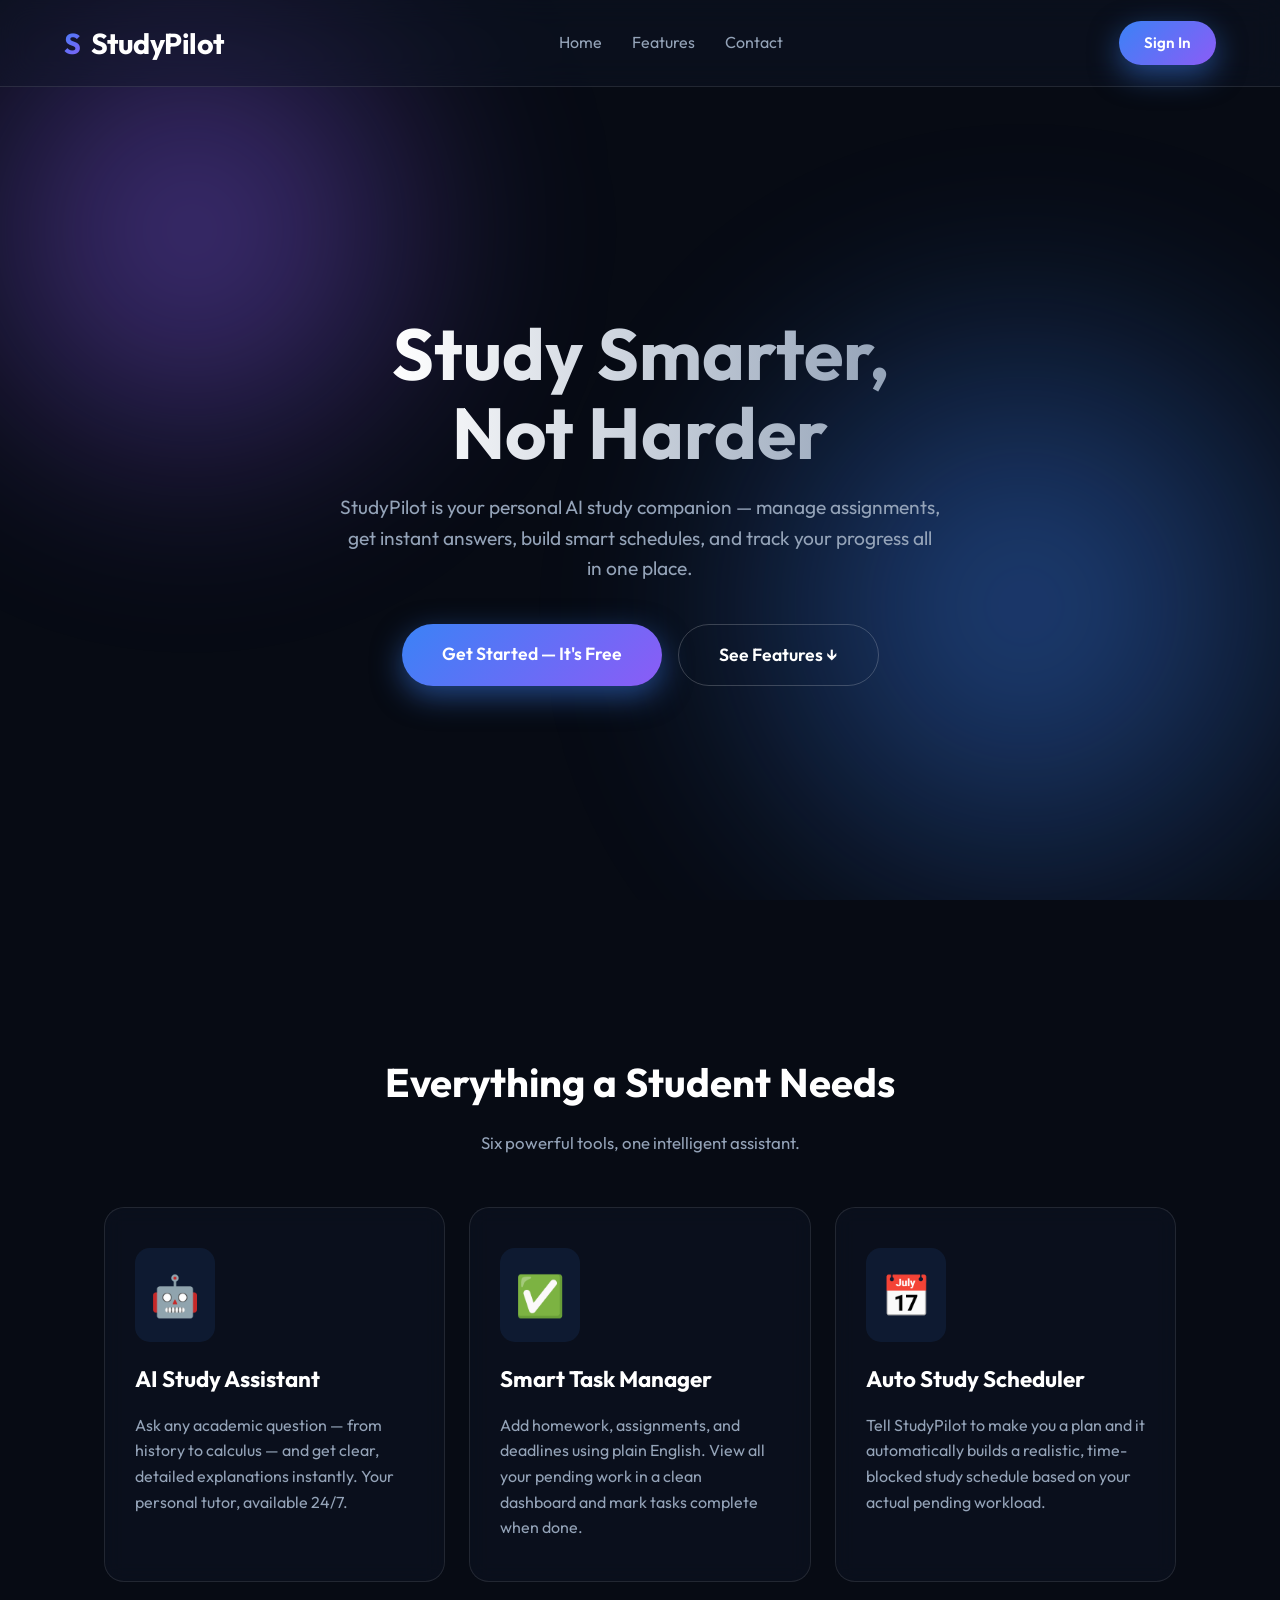
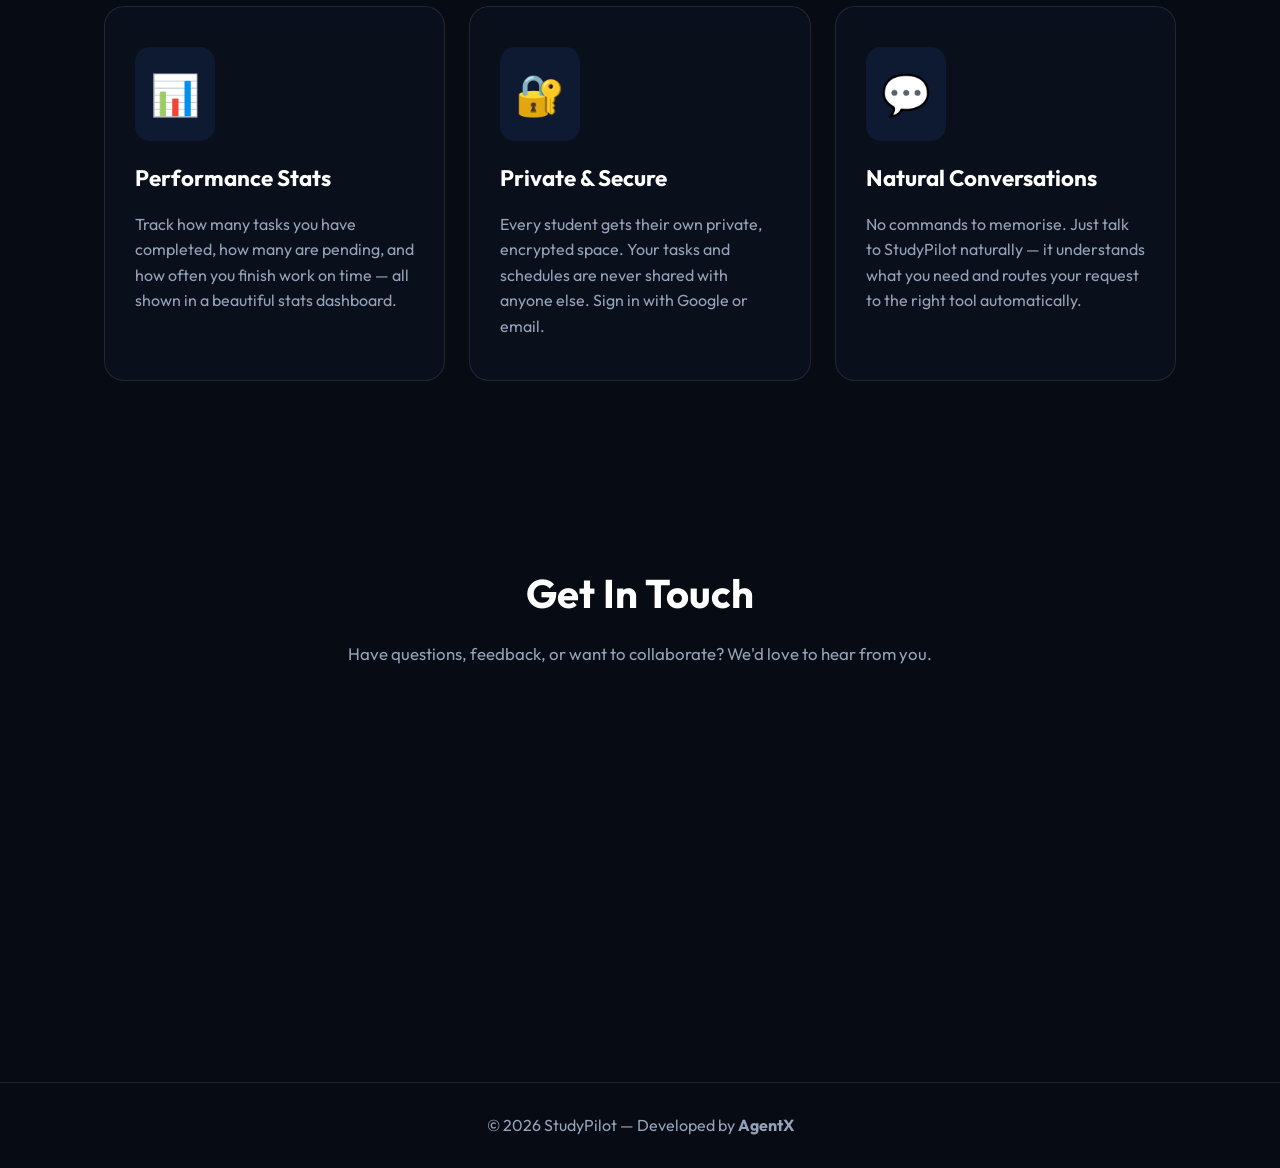
<file: app/static/index.html>
<!DOCTYPE html>
<html lang="en">

<head>
    <meta charset="UTF-8">
    <meta name="viewport" content="width=device-width, initial-scale=1.0">
    <title>StudyPilot | Your AI Study Companion</title>
    <meta name="description" content="StudyPilot is a smart AI assistant that helps students manage tasks, build study schedules, get instant answers, and track academic progress — all in one place.">
    <link href="https://fonts.googleapis.com/css2?family=Outfit:wght@300;400;600;700&display=swap" rel="stylesheet">
    <link rel="stylesheet" href="landing.css">
</head>

<body>

    <!-- Dynamic Background Elements -->
    <div class="blob-container">
        <div class="blob one"></div>
        <div class="blob two"></div>
    </div>

    <!-- Navigation Bar -->
    <nav class="navbar">
        <div class="logo">
            <span class="logo-x">S</span> StudyPilot
        </div>
        <ul class="nav-links">
            <li><a href="#">Home</a></li>
            <li><a href="#features">Features</a></li>
            <li><a href="#contact">Contact</a></li>
        </ul>
        <a href="auth.html" class="cta-trigger" style="padding: 10px 25px; font-size: 0.95rem;">Sign In</a>
    </nav>

    <!-- Main Hero Banner -->
    <section class="hero">
        <h1>Study Smarter,<br>Not Harder</h1>
        <p class="subtitle">
            StudyPilot is your personal AI study companion — manage assignments, get instant answers,
            build smart schedules, and track your progress all in one place.
        </p>
        <div style="display:flex; gap: 16px; flex-wrap: wrap; justify-content: center;">
            <a href="auth.html" class="cta-trigger">Get Started — It's Free</a>
            <a href="#features" class="cta-trigger" style="background: transparent; border: 1px solid rgba(255,255,255,0.2); box-shadow: none;">See Features ↓</a>
        </div>
    </section>

    <!-- Features Section -->
    <section id="features" class="features">
        <h2 class="section-title">Everything a Student Needs</h2>
        <p class="section-sub">Six powerful tools, one intelligent assistant.</p>
        <div class="grid">

            <div class="card">
                <div class="card-icon">🤖</div>
                <h3>AI Study Assistant</h3>
                <p>Ask any academic question — from history to calculus — and get clear, detailed explanations instantly. Your personal tutor, available 24/7.</p>
            </div>

            <div class="card">
                <div class="card-icon">✅</div>
                <h3>Smart Task Manager</h3>
                <p>Add homework, assignments, and deadlines using plain English. View all your pending work in a clean dashboard and mark tasks complete when done.</p>
            </div>

            <div class="card">
                <div class="card-icon">📅</div>
                <h3>Auto Study Scheduler</h3>
                <p>Tell StudyPilot to make you a plan and it automatically builds a realistic, time-blocked study schedule based on your actual pending workload.</p>
            </div>

            <div class="card">
                <div class="card-icon">📊</div>
                <h3>Performance Stats</h3>
                <p>Track how many tasks you have completed, how many are pending, and how often you finish work on time — all shown in a beautiful stats dashboard.</p>
            </div>

            <div class="card">
                <div class="card-icon">🔐</div>
                <h3>Private & Secure</h3>
                <p>Every student gets their own private, encrypted space. Your tasks and schedules are never shared with anyone else. Sign in with Google or email.</p>
            </div>

            <div class="card">
                <div class="card-icon">💬</div>
                <h3>Natural Conversations</h3>
                <p>No commands to memorise. Just talk to StudyPilot naturally — it understands what you need and routes your request to the right tool automatically.</p>
            </div>

        </div>
    </section>

    <!-- Contact Section -->
    <section id="contact" class="contact-section">
        <h2 class="section-title">Get In Touch</h2>
        <p class="section-sub">Have questions, feedback, or want to collaborate? We'd love to hear from you.</p>
        <div class="contact-grid">
            <div class="contact-card">
                <div class="card-icon">📧</div>
                <h3>Email Us</h3>
                <p><a href="mailto:gagangautam1595@gmail.com">gagangautam1595@gmail.com</a></p>
            </div>
            <div class="contact-card">
                <div class="card-icon">🌐</div>
                <h3>Live App</h3>
                <p><a href="https://studypilot-445634431006.europe-west1.run.app" target="_blank">studypilot.run.app</a></p>
            </div>
        </div>
    </section>

    <!-- Footer -->
    <footer>
        <p>&copy; 2026 StudyPilot &mdash; Developed by <strong>AgentX</strong></p>
    </footer>

    <!-- Scroll animation for feature cards -->
    <script>
        const observer = new IntersectionObserver((entries) => {
            entries.forEach((entry, i) => {
                if (entry.isIntersecting) {
                    // Stagger each card slightly
                    const delay = entry.target.dataset.delay || 0;
                    setTimeout(() => {
                        entry.target.classList.add('visible');
                    }, delay);
                    observer.unobserve(entry.target);
                }
            });
        }, { threshold: 0.15 });

        document.querySelectorAll('.card, .contact-card').forEach((card, i) => {
            card.dataset.delay = i * 100;
            observer.observe(card);
        });
    </script>
</body>
</html>
</file>
<file: app/static/landing.css>
:root {
    --bg-dark: #070b14;
    --text-primary: #ffffff;
    --text-secondary: #94a3b8;
    --accent: #3b82f6;
    --accent-glow: rgba(59, 130, 246, 0.5);
    --purple: #8b5cf6;
    --glass-bg: rgba(15, 23, 42, 0.4);
    --glass-border: rgba(255, 255, 255, 0.1);
}

* {
    box-sizing: border-box;
    margin: 0;
    padding: 0;
}

body {
    font-family: 'Outfit', sans-serif;
    background-color: var(--bg-dark);
    color: var(--text-primary);
    overflow-x: hidden;
    line-height: 1.6;
}

/* Background Blobs Animation */
.blob-container {
    position: fixed;
    top: 0; left: 0; right: 0; bottom: 0;
    z-index: -1;
    overflow: hidden;
    pointer-events: none;
}

.blob {
    position: absolute;
    filter: blur(80px);
    opacity: 0.5;
    animation: float 20s infinite alternate ease-in-out;
}

.blob.one {
    top: -10%; left: -10%;
    width: 50vw; height: 50vw;
    background: radial-gradient(circle, var(--purple), transparent 70%);
}

.blob.two {
    bottom: -10%; right: -10%;
    width: 60vw; height: 60vw;
    background: radial-gradient(circle, var(--accent), transparent 70%);
    animation-delay: -5s;
    animation-duration: 25s;
}

@keyframes float {
    0% { transform: translate(0, 0) scale(1); }
    100% { transform: translate(5%, 10%) scale(1.1); }
}

/* Navbar */
.navbar {
    position: fixed;
    top: 0; width: 100%;
    padding: 20px 5%;
    display: flex;
    justify-content: space-between;
    align-items: center;
    background: var(--glass-bg);
    backdrop-filter: blur(15px);
    border-bottom: 1px solid var(--glass-border);
    z-index: 100;
}

.logo {
    font-size: 1.8rem;
    font-weight: 700;
    display: flex;
    align-items: center;
    gap: 10px;
    letter-spacing: -0.5px;
}

.logo-x {
    background: linear-gradient(135deg, var(--accent), var(--purple));
    -webkit-background-clip: text;
    -webkit-text-fill-color: transparent;
}

.nav-links {
    display: flex;
    gap: 30px;
    list-style: none;
}

.nav-links a {
    color: var(--text-secondary);
    text-decoration: none;
    font-weight: 400;
    transition: color 0.3s ease;
}

.nav-links a:hover {
    color: var(--text-primary);
}

/* Hero Section */
.hero {
    min-height: 100vh;
    display: flex;
    flex-direction: column;
    justify-content: center;
    align-items: center;
    text-align: center;
    padding: 0 20px;
    margin-top: 50px;
}

.hero h1 {
    font-size: 4.5rem;
    font-weight: 700;
    line-height: 1.1;
    margin-bottom: 20px;
    max-width: 900px;
    background: linear-gradient(to right, #fff, #94a3b8);
    -webkit-background-clip: text;
    -webkit-text-fill-color: transparent;
}

.subtitle {
    font-size: 1.2rem;
    color: var(--text-secondary);
    max-width: 600px;
    margin-bottom: 40px;
}

.cta-trigger {
    display: inline-block;
    padding: 16px 40px;
    font-size: 1.1rem;
    font-weight: 600;
    font-family: inherit;
    text-decoration: none;
    color: #fff;
    background: linear-gradient(135deg, var(--accent), var(--purple));
    border-radius: 50px;
    box-shadow: 0 10px 30px var(--accent-glow);
    transition: all 0.3s ease;
}

.cta-trigger:hover {
    transform: translateY(-3px) scale(1.02);
    box-shadow: 0 15px 40px var(--accent-glow);
}

/* Features Grid */
.features {
    padding: 100px 5%;
    max-width: 1200px;
    margin: 0 auto;
}

.section-title {
    text-align: center;
    font-size: 2.5rem;
    margin-bottom: 16px;
}

.section-sub {
    text-align: center;
    color: var(--text-secondary);
    font-size: 1.05rem;
    margin-bottom: 50px;
}

.grid {
    display: grid;
    grid-template-columns: repeat(3, 1fr);
    gap: 24px;
}

.card {
    background: var(--glass-bg);
    border: 1px solid var(--glass-border);
    backdrop-filter: blur(10px);
    padding: 40px 30px;
    border-radius: 20px;
    transition: transform 0.3s ease, box-shadow 0.3s ease, opacity 0.6s ease, translate 0.6s ease;

    /* Scroll animation — start hidden */
    opacity: 0;
    translate: 0 40px;
}

/* Card visible state (added by JS on scroll) */
.card.visible {
    opacity: 1;
    translate: 0 0;
}

.card:hover {
    transform: translateY(-10px);
    box-shadow: 0 20px 40px rgba(59,130,246,0.1);
}

.card-icon {
    font-size: 2.5rem;
    margin-bottom: 20px;
    display: inline-block;
    padding: 15px;
    background: rgba(59, 130, 246, 0.1);
    border-radius: 15px;
}

.card h3 {
    font-size: 1.4rem;
    margin-bottom: 15px;
}

.card p {
    color: var(--text-secondary);
}

/* Contact Section */
.contact-section {
    padding: 80px 5%;
    max-width: 1000px;
    margin: 0 auto;
}

.contact-grid {
    display: grid;
    grid-template-columns: repeat(auto-fit, minmax(240px, 1fr));
    gap: 24px;
    margin-top: 20px;
}

.contact-card {
    background: var(--glass-bg);
    border: 1px solid var(--glass-border);
    backdrop-filter: blur(10px);
    padding: 36px 28px;
    border-radius: 20px;
    text-align: center;
    transition: transform 0.3s ease, box-shadow 0.3s ease, opacity 0.6s ease, translate 0.6s ease;

    /* Scroll animation — start hidden */
    opacity: 0;
    translate: 0 40px;
}

.contact-card.visible {
    opacity: 1;
    translate: 0 0;
}

.contact-card:hover {
    transform: translateY(-6px);
    box-shadow: 0 16px 36px rgba(59,130,246,0.1);
}

.contact-card h3 {
    font-size: 1.2rem;
    margin: 14px 0 8px;
}

.contact-card p {
    color: var(--text-secondary);
    font-size: 0.93rem;
}

.contact-card a {
    color: var(--accent);
    text-decoration: none;
    word-break: break-word;
}

.contact-card a:hover {
    text-decoration: underline;
}

/* Footer */
footer {
    text-align: center;
    padding: 30px;
    border-top: 1px solid var(--glass-border);
    color: var(--text-secondary);
    margin-top: 20px;
}

/* Authentication Forms */
.auth-container {
    background: rgba(15, 23, 42, 0.6);
    border: 1px solid var(--glass-border);
    backdrop-filter: blur(20px);
    padding: 30px;
    border-radius: 20px;
    max-width: 400px;
    width: 100%;
    margin-top: 20px;
    display: flex;
    flex-direction: column;
    gap: 15px;
    box-shadow: 0 25px 50px rgba(0,0,0,0.5);
}

.auth-form {
    display: flex;
    flex-direction: column;
    gap: 12px;
}

.auth-form input {
    background: rgba(255, 255, 255, 0.05);
    border: 1px solid var(--glass-border);
    padding: 12px 18px;
    border-radius: 10px;
    color: var(--text-primary);
    font-size: 1rem;
    font-family: inherit;
    outline: none;
    transition: all 0.3s ease;
}

.auth-form input:focus {
    border-color: var(--accent);
    background: rgba(255, 255, 255, 0.08);
}

.auth-buttons {
    display: flex;
    gap: 10px;
    margin-top: 5px;
}

.sm-btn {
    padding: 12px 20px;
    font-size: 1rem;
    flex: 1;
    border: none;
    cursor: pointer;
}

.secondary {
    background: transparent !important;
    border: 1px solid var(--purple) !important;
    box-shadow: none !important;
}

.secondary:hover {
    background: rgba(139, 92, 246, 0.1) !important;
}

.auth-divider {
    display: flex;
    align-items: center;
    text-align: center;
    color: var(--text-secondary);
    font-size: 0.85rem;
}
.auth-divider::before, .auth-divider::after {
    content: '';
    flex: 1;
    border-bottom: 1px solid var(--glass-border);
}
.auth-divider span {
    padding: 0 10px;
}

.google-btn {
    display: flex;
    align-items: center;
    justify-content: center;
    background: #fff !important;
    color: #333 !important;
    box-shadow: none !important;
    font-weight: 500;
}
.google-btn:hover {
    background: #f8fafc !important;
}
</file>
